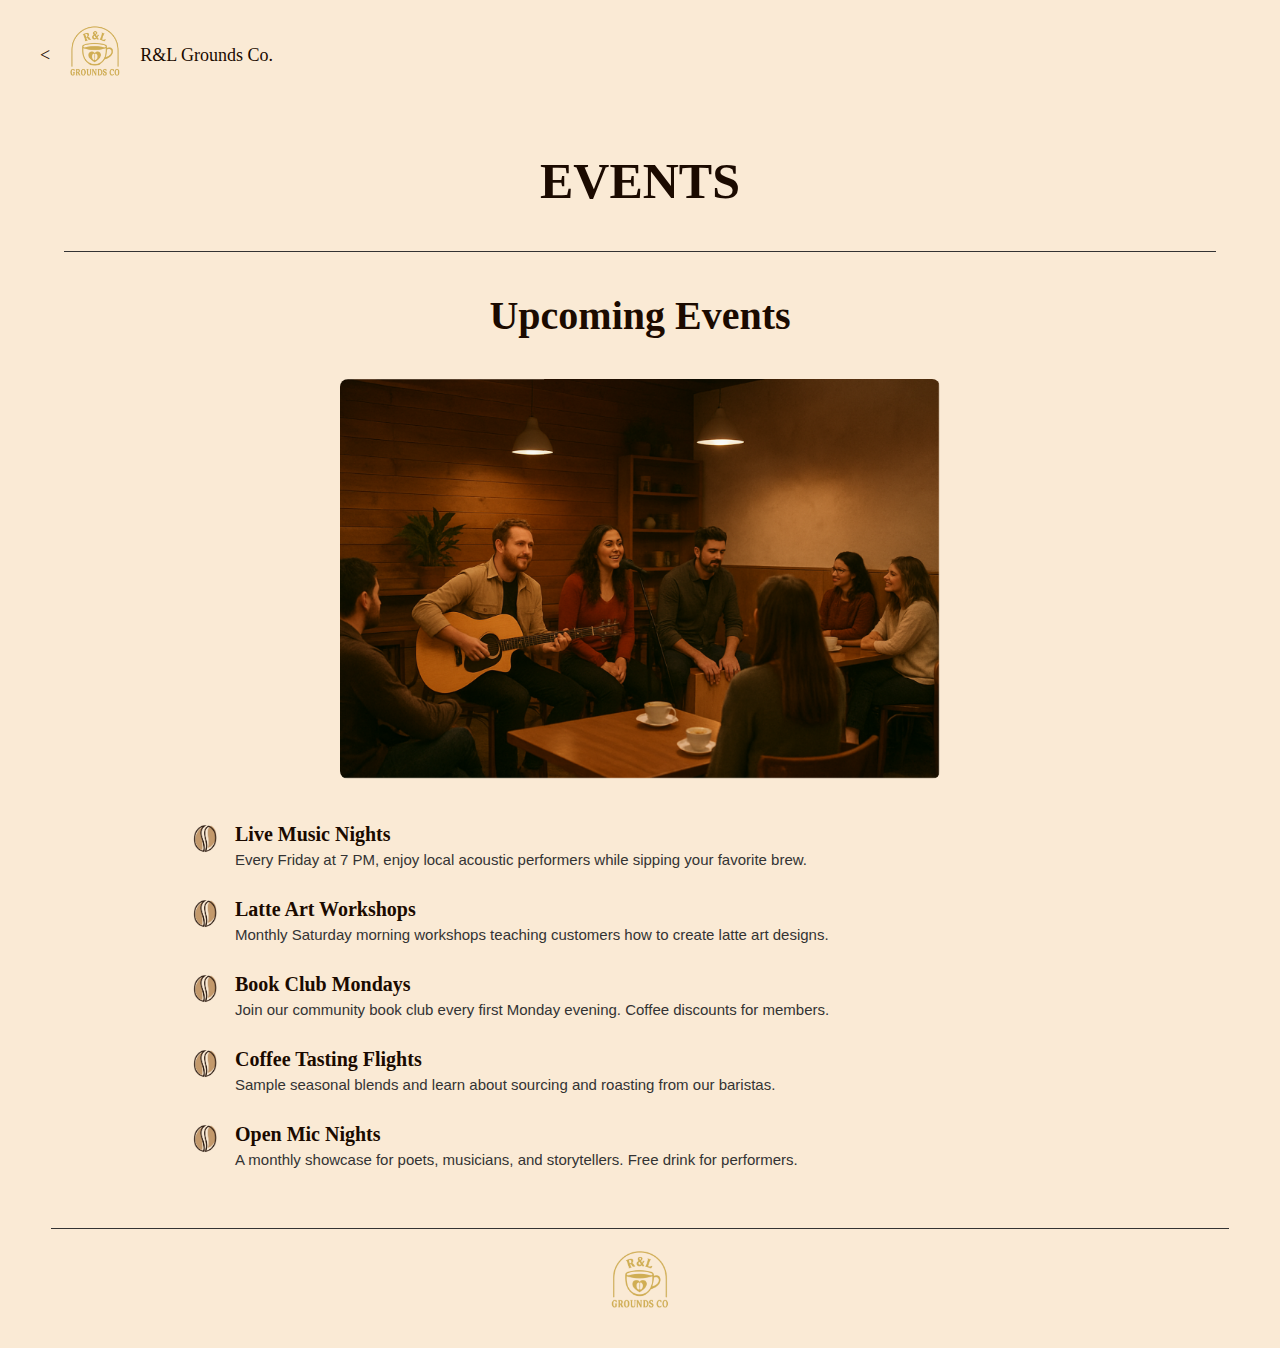
<file: Events/Events.html>
<!DOCTYPE html>
<html lang="en">
<head>
  <meta charset="UTF-8">
  <meta name="viewport" content="width=device-width, initial-scale=1.0">
  <title>R&L Grounds Co Events</title>
  <link rel="stylesheet" href="Events.css">
</head>
<body>

  <header>
    <h1><</h1>
    <img src="R&L Logo.png" alt="R&L Grounds Co Logo">
    <h1>R&L Grounds Co.</h1>
  </header>

  <section class="events-header">
    <h2>EVENTS</h2>
    <hr>
    <h3>Upcoming Events</h3>
    <img src="event-photo.png" alt="Coffee shop event">
  </section>

  <section class="event-list">
    <div class="event-item">
      <img src="coffee-bean.png" alt="Icon">
      <div>
        <h4>Live Music Nights</h4>
        <p>Every Friday at 7 PM, enjoy local acoustic performers while sipping your favorite brew.</p>
      </div>
    </div>

    <div class="event-item">
      <img src="coffee-bean.png" alt="Icon">
      <div>
        <h4>Latte Art Workshops</h4>
        <p>Monthly Saturday morning workshops teaching customers how to create latte art designs.</p>
      </div>
    </div>

    <div class="event-item">
      <img src="coffee-bean.png" alt="Icon">
      <div>
        <h4>Book Club Mondays</h4>
        <p>Join our community book club every first Monday evening. Coffee discounts for members.</p>
      </div>
    </div>

    <div class="event-item">
      <img src="coffee-bean.png" alt="Icon">
      <div>
        <h4>Coffee Tasting Flights</h4>
        <p>Sample seasonal blends and learn about sourcing and roasting from our baristas.</p>
      </div>
    </div>

    <div class="event-item">
      <img src="coffee-bean.png" alt="Icon">
      <div>
        <h4>Open Mic Nights</h4>
        <p>A monthly showcase for poets, musicians, and storytellers. Free drink for performers.</p>
      </div>
    </div>
  </section>

  <footer>
    <hr>
    <img src="R&L Logo.png" alt="R&L Grounds Co Logo">
  </footer>

</body>
</html>
</file>
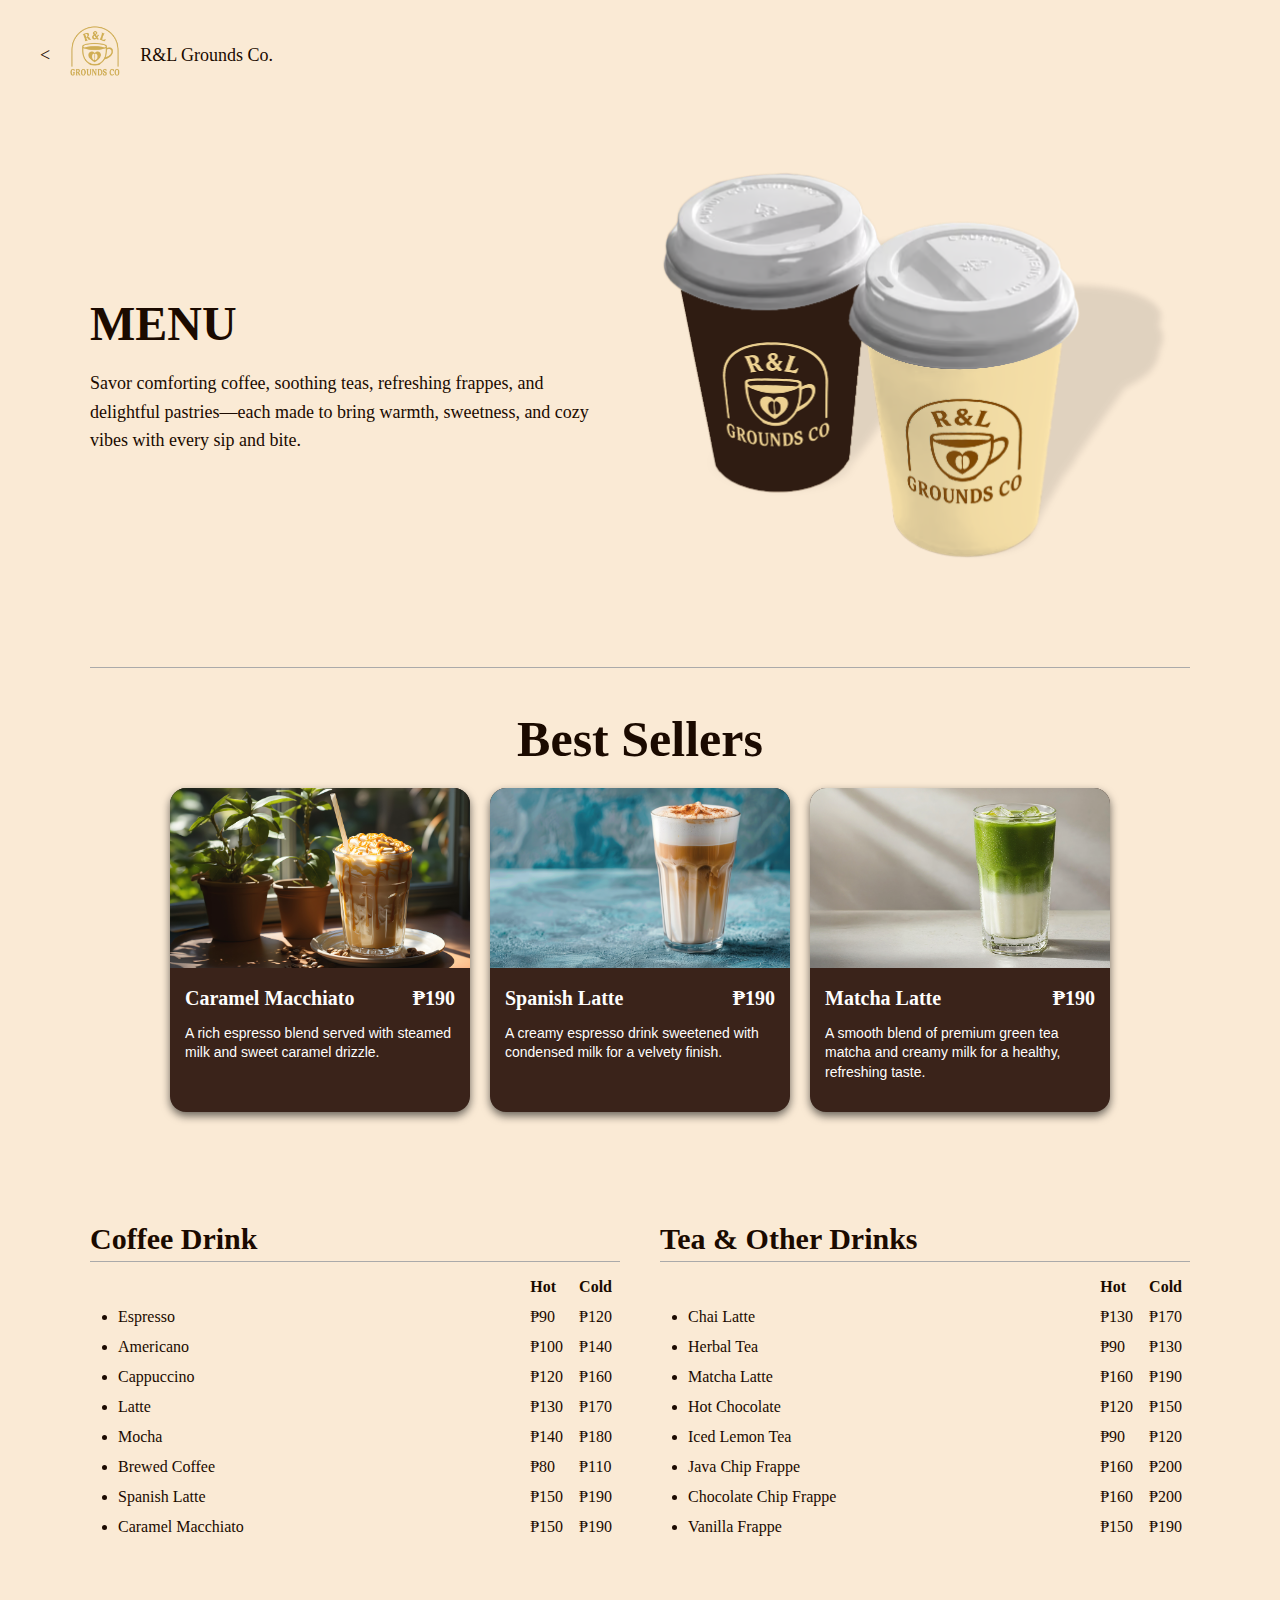
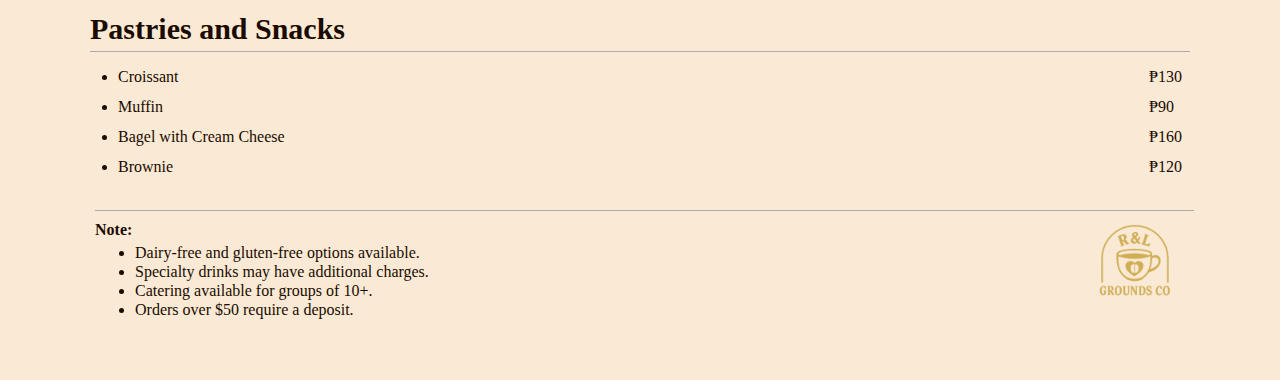
<file: Menu/Menu.html>
<!DOCTYPE html>
<html lang="en">
<head>
  <meta charset="UTF-8">
  <meta name="viewport" content="width=device-width, initial-scale=1.0">
  <title>R&L Grounds Co Menu</title>
  <link rel = "stylesheet" href = "Menu.css" />
</head>
<body>
  <header>
    <h1><</h1>
    <img src="R&L Logo.png" alt="R&L Grounds Co Logo">
    <h1>R&L Grounds Co.</h1>
  </header>

  <div class="intro">
    <div class="intro-text">
      <h2>MENU</h2>
      <p>Savor comforting coffee, soothing teas, refreshing frappes, and delightful pastries—each made to bring warmth, sweetness, and cozy vibes with every sip and bite.</p>
    </div>
    <img src="Coffee MockUp_V2.png" alt="Coffee Cups">
  </div>

  <div class="best-sellers">
    <hr>
    <h2>Best Sellers</h2>
    <div class="cards">
      <div class="card">
        <img src="Caramel.jpg" alt="Caramel Macchiato">
        <div class="card-content">
          <h3>Caramel Macchiato <span class="price">₱190</span></h3>
          <p>A rich espresso blend served with steamed milk and sweet caramel drizzle.</p>
        </div>
      </div>
      <div class="card">
        <img src="Spanish.jpg" alt="Spanish Latte">
        <div class="card-content">
          <h3>Spanish Latte <span class="price">₱190</span></h3>
          <p>A creamy espresso drink sweetened with condensed milk for a velvety finish.</p>
        </div>
      </div>
      <div class="card">
        <img src="matcha.jpg" alt="Matcha Latte">
        <div class="card-content">
          <h3>Matcha Latte <span class="price">₱190</span></h3>
          <p>A smooth blend of premium green tea matcha and creamy milk for a healthy, refreshing taste.</p>
        </div>
      </div>
    </div>
  </div>

  <div class="menu-section">
    <div class="menu-grid">
      <div class="section">
        <h3>Coffee Drink</h3>
        <table>
          <tr><td></td><td><b>Hot</td><td><b>Cold</td></tr>
          <tr><td><ul><li>Espresso</li></ul></td><td>₱90</td><td>₱120</td></tr>
          <tr><td><ul><li>Americano</li></ul></td><td>₱100</td><td>₱140</td></tr>
          <tr><td><ul><li>Cappuccino</li></ul></td><td>₱120</td><td>₱160</td></tr>
          <tr><td><ul><li>Latte</li></ul></td><td>₱130</td><td>₱170</td></tr>
          <tr><td><ul><li>Mocha</li></ul></td><td>₱140</td><td>₱180</td></tr>
          <tr><td><ul><li>Brewed Coffee</li></ul></td><td>₱80</td><td>₱110</td></tr>
          <tr><td><ul><li>Spanish Latte</li></ul></td><td>₱150</td><td>₱190</td></tr>
          <tr><td><ul><li>Caramel Macchiato</li></ul></td><td>₱150</td><td>₱190</td></tr>
        </table>
      </div>

      <div class="section">
        <h3>Tea & Other Drinks</h3>
        <table>
          <tr><td></td><td><b>Hot</td><td><b>Cold</td></tr>
          <tr><td><ul><li>Chai Latte</li></ul></td><td>₱130</td><td>₱170</td></tr>
          <tr><td><ul><li>Herbal Tea</li></ul></td><td>₱90</td><td>₱130</td></tr>
          <tr><td><ul><li>Matcha Latte</li></ul></td><td>₱160</td><td>₱190</td></tr>
          <tr><td><ul><li>Hot Chocolate</li></ul></td><td>₱120</td><td>₱150</td></tr>
          <tr><td><ul><li>Iced Lemon Tea</li></ul></td><td>₱90</td><td>₱120</td></tr>
          <tr><td><ul><li>Java Chip Frappe</li></ul></td><td>₱160</td><td>₱200</td></tr>
          <tr><td><ul><li>Chocolate Chip Frappe</li></ul></td><td>₱160</td><td>₱200</td></tr>
          <tr><td><ul><li>Vanilla Frappe</li></ul></td><td>₱150</td><td>₱190</td></tr>
        </table>
      </div>

      <div class="section pastries">
        <h3>Pastries and Snacks</h3>
        <table>
          <tr><td><ul><li>Croissant</li></ul></td><td colspan="0">₱130</td></tr>
          <tr><td><ul><li>Muffin</li></ul></td><td colspan="2">₱90</td></tr>
          <tr><td><ul><li>Bagel with Cream Cheese</li></ul></td><td colspan="2">₱160</td></tr>
          <tr><td><ul><li>Brownie</li></ul></td><td colspan="2">₱120</td></tr>
        </table>
      </div>
    </div>

     <footer>
        <div class="footer-text">
      <hr>
      <p><b>Note:</b></p>
      <ul>
        <li>Dairy-free and gluten-free options available.</li>
        <li>Specialty drinks may have additional charges.</li>
        <li>Catering available for groups of 10+.</li>
        <li>Orders over $50 require a deposit.</li>
      </ul>
  </div>
  <div class="footer-logo">
    <img src="R&L Logo.png" alt="R&L Grounds Co Logo">
  </div>
</footer>
</body>
</html>
</file>
<file: Events/Events.css>
body {
  font-family: "Georgia", serif;
  background-color: #FAEAD5;
  color: #1B0A00;
  margin: 0;
  padding: 0;
}
header {
  display: flex;
  align-items: center;
  padding: 20px 40px;
}
header img {
  height: 70px;
  margin-left: 10px;
  margin-right: 10px;
}
header h1 {
  font-size: 18px;
  font-weight: normal;
}
.events-header {
  text-align: center;
}
.events-header h2 {
  font-size: 50px;
}
.events-header hr {
  border: none;
  border-top: 1px solid #333333;
  width: 90%;
  margin: 10px auto;
}
.events-header h3 {
  font-size: 40px;
  margin-bottom: 20px;
}
.events-header img {
  max-width: 600px;
  width: 100%;
  margin-top: 20px;
  border-radius: 8px;
}
.event-list {
  max-width: 900px;
  margin: 40px auto;
  padding: 0 20px;
}
.event-item {
  display: flex;
  font-family: Arial;
  align-items: flex-start;
  margin-bottom: 30px;
}
.event-item img {
  width: 30px;
  height: 30px;
  margin-right: 15px;
}
.event-item h4 {
  margin: 0;
  font-family: Georgia;
  font-size: 20px;
  color: #1B0A00;
}
.event-item p {
  margin: 5px 0 0;
  font-size: 15px;
  color: #333333;
}
footer {
  text-align: center;
  padding: 20px;
  margin-top: 40px;
}
footer hr {
  border: none;
  border-top: 1px solid #333;
  width: 95%;
  margin: 0 auto 15px auto;
}
footer img {
  max-width: 80px;
  height: auto;
}
</file>
<file: Menu/Menu.css>
body {
      font-family: "Georgia", serif;
      background-color: #FAEAD5;
      color: #1B0A00;
      margin: 0;
      padding: 0;
    }
    header {
      display: flex;
      align-items: center;
      padding: 20px 40px;
    }
    header img {
      height: 70px;
      margin-left: 10px;
      margin-right: 10px;
    }
    header h1 {
      font-size: 18px;
      font-weight: normal;
    }
    .intro {
      display: flex;
      align-items: center;
      justify-content: space-between;
      padding: 40px;
      max-width: 1100px;
      margin: auto;
    }
    .intro-text {
      max-width: 500px;
      
    }
    .intro-text h2 {
      font-size: 48px;
      margin-bottom: 10px;
    }
    .intro-text p {
      font-size: 18px;
      line-height: 1.6;
    }
    .intro img {
      max-width: 50%;
      height: auto;
      width: auto;
    }
    .best-sellers {
      padding: 40px;
      max-width: 1100px;
      margin: auto;
    }
    .best-sellers hr {
      border: none;
      border-bottom: 1px solid #aaa;
    }
    .best-sellers h2 {
      text-align: center;
      font-size: 50px;
      margin-bottom: 20px;
    }
    .cards {
      display: flex;
      gap: 20px;
      justify-content: center;
      flex-wrap: wrap;
    }
    .card:hover{
      background-color: rgba(255, 153, 0, 0.519);
      font-size: 18px;
    }
    .card {
      background: #301911;
      opacity: 95%;
      color: #fff;
      border-radius: 16px;
      width: 300px;
      overflow: hidden;
      box-shadow: 0 4px 8px rgba(0,0,0,0.6);
    }
    .card img {
      width: 100%;
      height: 180px;
      object-fit: cover;
    }
    .card-content {
      padding: 15px;
    }
    .card-content h3 {
      margin: 0 0 5px;
      font-size: 20px;
    }
    .card-content p {
      font-family: Arial, Helvetica, sans-serif;
      font-size: 14px;
      margin: 10 px;
      line-height: 1.4;
    }
    .card-content .price {
      font-weight: bold;
      float: right;
    }
    .menu-section {
      padding: 40px;
      max-width: 1100px;
      margin: auto;
    }
    .menu-grid {
      display: grid;
      grid-template-columns: repeat(2, 1fr);
      gap: 40px;
    }
    .section h3 {
      font-size: 30px;
      margin-bottom: 10px;
      border-bottom: 1px solid #aaa;
      padding-bottom: 5px;
    }
    table {
      width: 100%;
      border-collapse: collapse;
      text-align: left;
    }
    th, td {
      padding: 6px 8px;
      font-size: 16px;
    }
    th {
      text-align: right;
      font-weight: bold;
    }
    td:first-child {
      width: 600%;
    }
    ul {
      margin: 0;
      padding-left: 20px;
    }
    .pastries {
      grid-column: span 2;
    }
    footer {
      margin-top: auto;
      display: flex;
      justify-content: space-between;
      align-items: center;
      padding: 20px 5px;
    }
    .footer-text {
      flex: 1;
    }
    .footer-text hr {
      border: none;
      border-bottom: 1px solid #aaa;
      margin-bottom: 10px;
      width: 111%;
    }
    .footer-text p {
      margin: 0 0 5px;
      font-weight: bold;
    }
    .footer-text ul {
      margin: 0;
      padding-left: 40px;
    }
    .footer-text ul li {
      margin-bottom: 1px;
    }
    .footer-logo img {
      max-width: 100px;
      height: auto;
      display: block;
      margin:10px auto 0 auto;
    }
</file>
